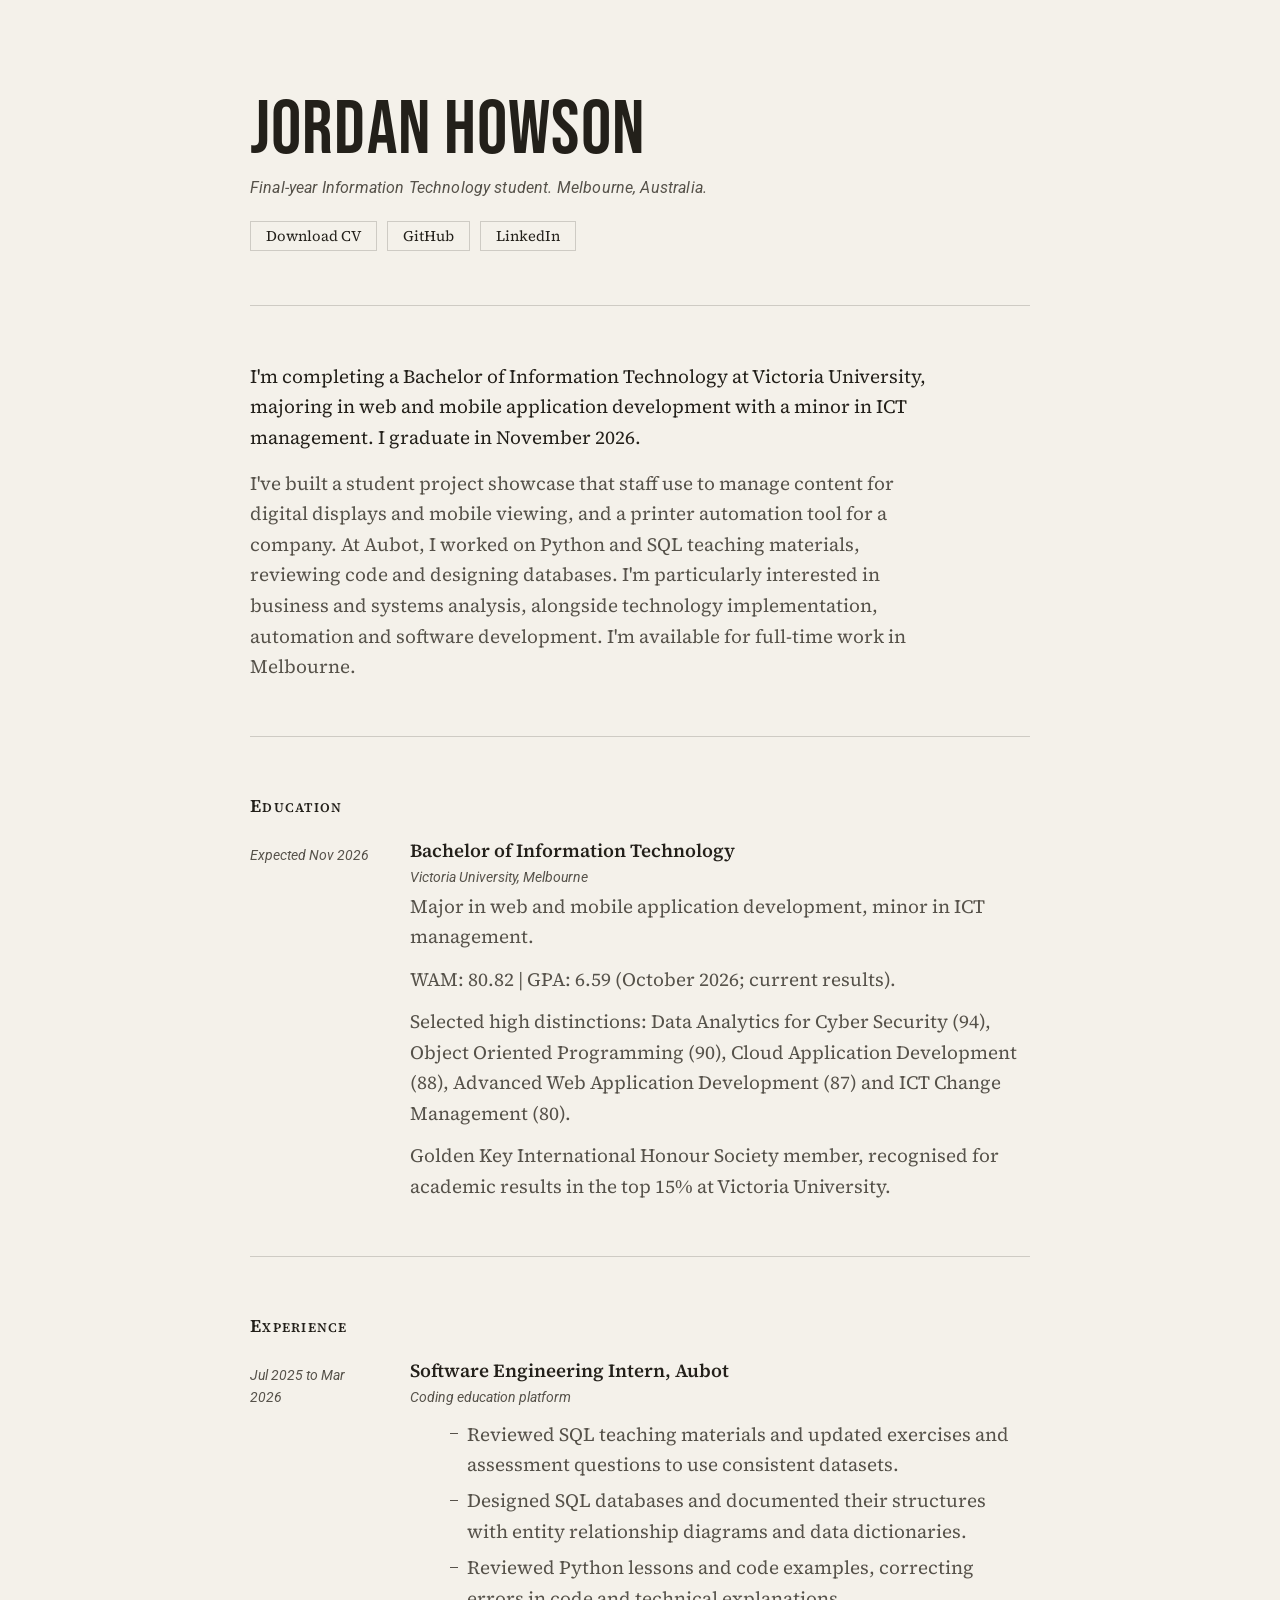
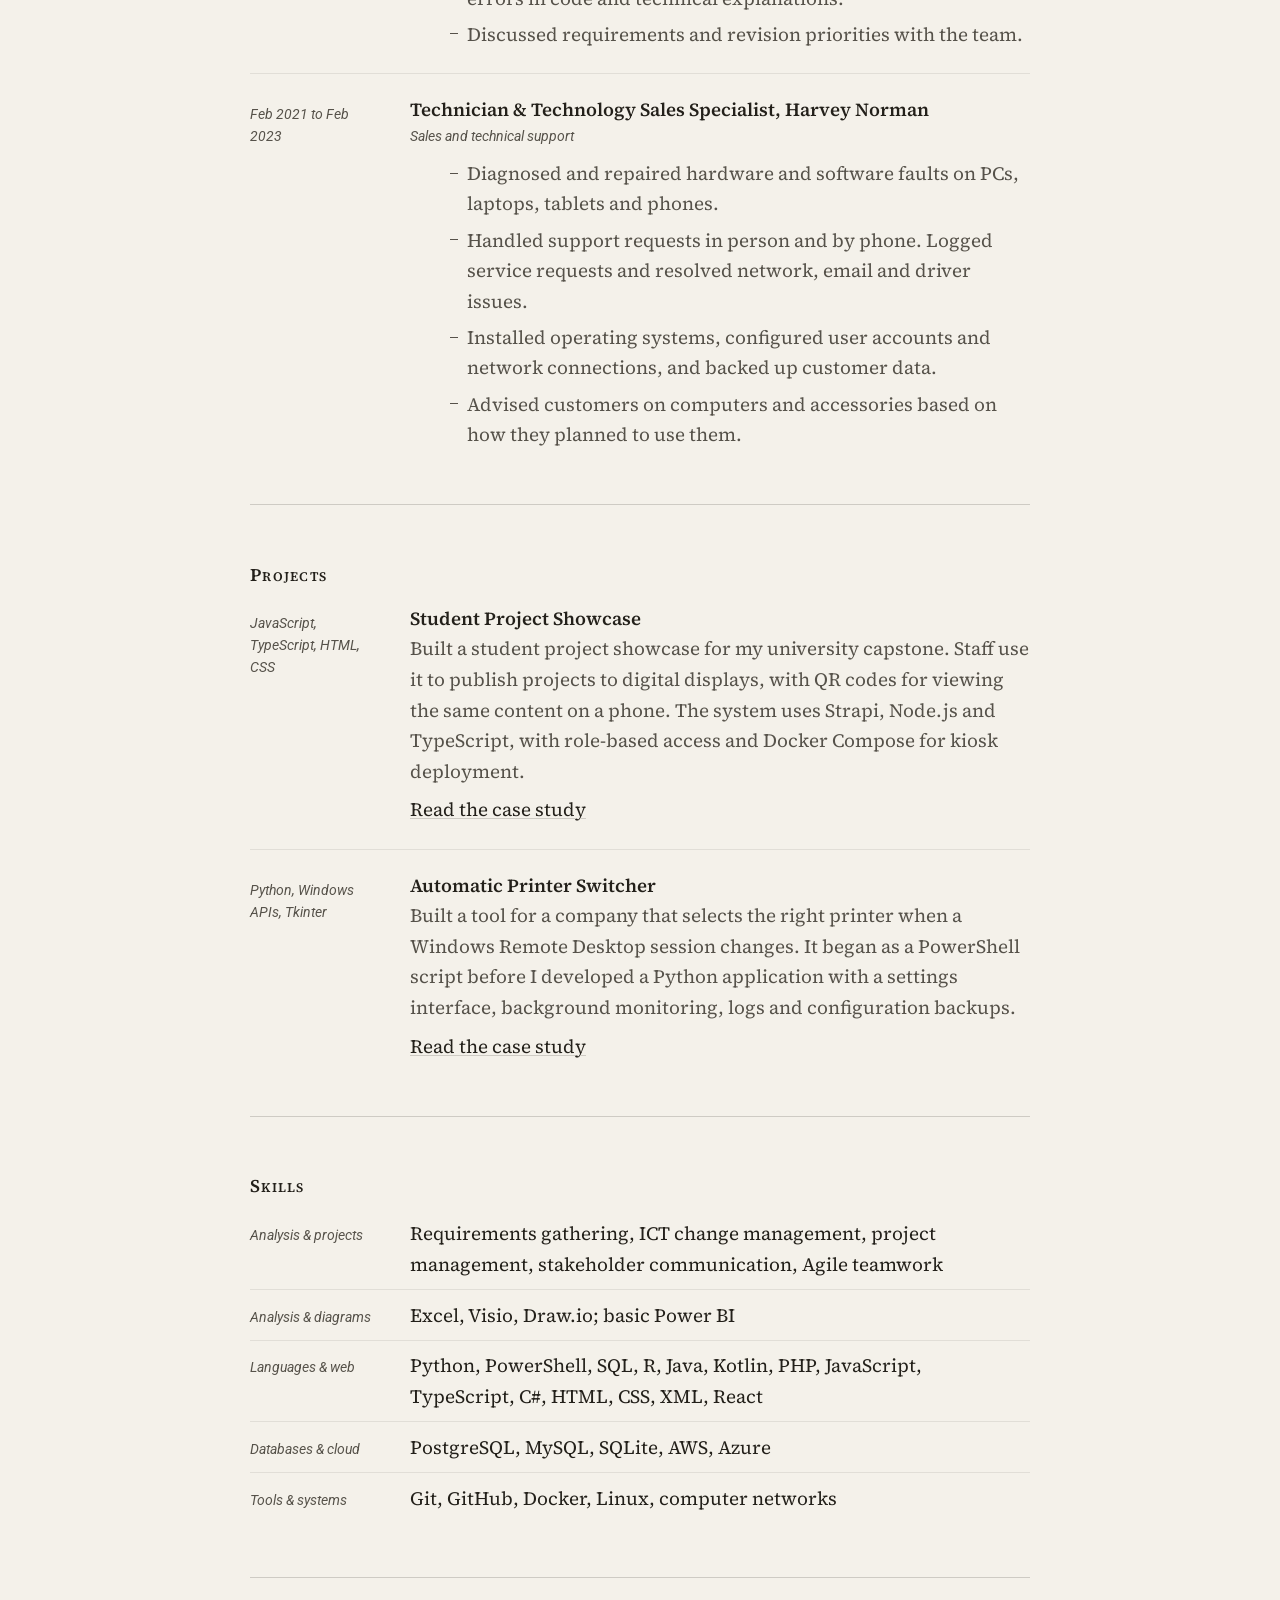
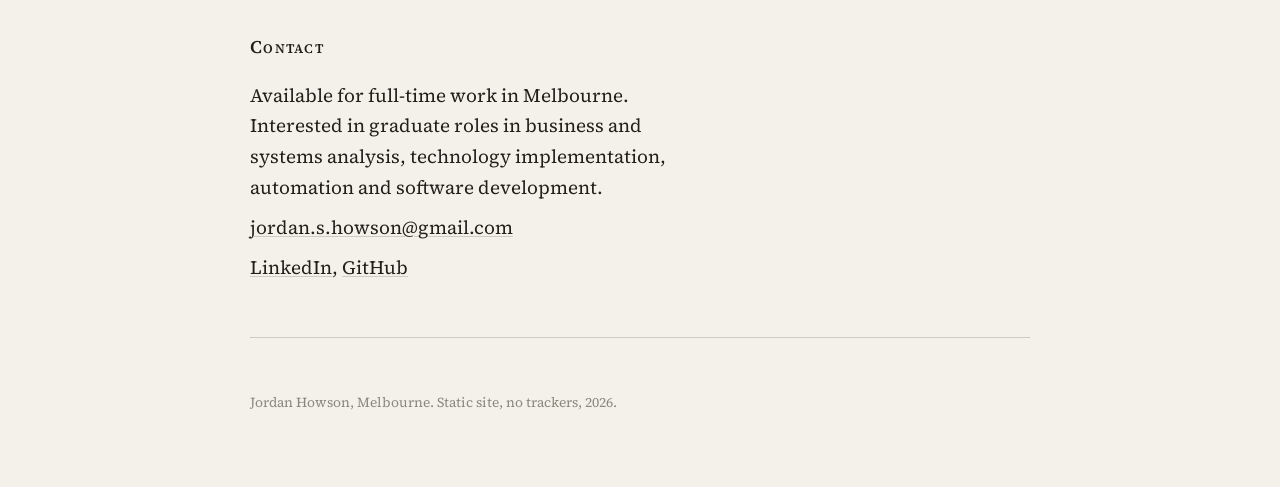
<file: index.html>
<!DOCTYPE html>
<html lang="en">
<head>
  <meta charset="UTF-8">
  <meta name="viewport" content="width=device-width, initial-scale=1">
  <title>Jordan Howson · Final-year Information Technology Student</title>
  <meta name="description" content="Jordan Howson, final-year information technology student in Melbourne, graduating November 2026.">
  <meta name="author" content="Jordan Howson">
  <meta name="color-scheme" content="light">
  <meta name="theme-color" content="#f4f1ea">

  <link rel="canonical" href="https://jordanhowson.com/">
  <meta property="og:type" content="website">
  <meta property="og:title" content="Jordan Howson · Final-year Information Technology Student">
  <meta property="og:description" content="Final-year information technology student in Melbourne, graduating November 2026.">
  <meta property="og:locale" content="en_AU">
  <meta property="og:url" content="https://jordanhowson.com/">
  <meta property="og:image" content="https://jordanhowson.com/assets/og.png?v=4">
  <meta property="og:image:width" content="1200">
  <meta property="og:image:height" content="630">
  <meta property="og:image:alt" content="Jordan Howson, Information Technology portfolio">
  <meta name="twitter:card" content="summary_large_image">
  <meta name="twitter:image" content="https://jordanhowson.com/assets/og.png?v=4">

  <link rel="icon" href="assets/favicon-32.png" sizes="32x32" type="image/png">
  <link rel="icon" href="assets/favicon-180.png" sizes="180x180" type="image/png">
  <link rel="apple-touch-icon" href="assets/favicon-180.png">

  <link rel="preload" href="assets/fonts/bebasneue.woff2" as="font" type="font/woff2" crossorigin>
  <link rel="preload" href="assets/fonts/sourceserif4-roman.woff2" as="font" type="font/woff2" crossorigin>
  <link rel="preload" href="assets/fonts/roboto-italic.woff2" as="font" type="font/woff2" crossorigin>
  <link rel="stylesheet" href="assets/css/styles.css">
</head>
<body>
  <a class="skip-link" href="#top">Skip to content</a>

  <nav class="nav" aria-label="Primary">
    <div class="nav-inner">
      <a class="nav-id" href="#top">Jordan Howson</a>
      <div class="nav-links" id="nav-menu">
        <a href="#about">About</a>
        <a href="#education">Education</a>
        <a href="#experience">Experience</a>
        <a href="#work">Projects</a>
        <a href="#skills">Skills</a>
        <a href="#contact">Contact</a>
      </div>
      <button class="nav-toggle" type="button" aria-label="Toggle navigation" aria-expanded="false" aria-controls="nav-menu"><span class="nav-toggle-bars"></span></button>
    </div>
  </nav>

  <main class="doc" id="top" tabindex="-1">

    <header>
      <h1 class="name">Jordan Howson</h1>
      <p class="role">Final-year Information Technology student. Melbourne, Australia.</p>
      <p class="print-contact"><a class="email" data-user="jordan.s.howson" data-domain="gmail.com">jordan.s.howson [at] gmail.com</a> <span aria-hidden="true">|</span> <a href="https://jordanhowson.com">jordanhowson.com</a> <span aria-hidden="true">|</span> <a href="https://www.linkedin.com/in/jordan-howson/">LinkedIn</a> <span aria-hidden="true">|</span> <a href="https://github.com/Jordan-Hn">GitHub</a></p>
      <p class="head-links">
        <a href="assets/jordan-howson-cv.pdf" download>Download CV</a>
        <a href="https://github.com/Jordan-Hn" target="_blank" rel="me noopener noreferrer">GitHub</a>
        <a href="https://www.linkedin.com/in/jordan-howson/" target="_blank" rel="me noopener noreferrer">LinkedIn</a>
      </p>
    </header>

    <section class="prose" id="about" aria-label="About">
      <p>I'm completing a Bachelor of Information Technology at Victoria University, majoring in web and mobile application development with a minor in ICT management. I graduate in November 2026.</p>
      <p class="web-only">I've built a student project showcase that staff use to manage content for digital displays and mobile viewing, and a printer automation tool for a company. At Aubot, I worked on Python and SQL teaching materials, reviewing code and designing databases. I'm particularly interested in business and systems analysis, alongside technology implementation, automation and software development. I'm available for full-time work in Melbourne.</p>
    </section>

    <section id="education">
      <h2>Education</h2>
      <div class="entry">
        <div class="entry-meta">Expected Nov 2026</div>
        <div class="entry-body">
          <h3>Bachelor of Information Technology</h3>
          <p class="entry-sub">Victoria University, Melbourne</p>
          <p class="entry-desc">Major in web and mobile application development, minor in ICT management.</p>
          <p class="hd">WAM: 80.82 | GPA: 6.59 (October 2026; current results).</p>
          <p class="hd">Selected high distinctions: Data Analytics for Cyber Security (94), Object Oriented Programming (90), Cloud Application Development (88), Advanced Web Application Development (87) and ICT Change Management (80).</p>
          <p class="hd">Golden Key International Honour Society member, recognised for academic results in the top 15% at Victoria University.</p>
        </div>
      </div>
    </section>

    <section id="experience">
      <h2>Experience</h2>

      <div class="entry">
        <div class="entry-meta">Jul 2025 to Mar 2026</div>
        <div class="entry-body">
          <h3>Software Engineering Intern, Aubot</h3>
          <p class="entry-sub">Coding education platform</p>
          <ul>
            <li>Reviewed SQL teaching materials and updated exercises and assessment questions to use consistent datasets.</li>
            <li>Designed SQL databases and documented their structures with entity relationship diagrams and data dictionaries.</li>
            <li>Reviewed Python lessons and code examples, correcting errors in code and technical explanations.</li>
            <li>Discussed requirements and revision priorities with the team.</li>
          </ul>
        </div>
      </div>

      <div class="entry">
        <div class="entry-meta">Feb 2021 to Feb 2023</div>
        <div class="entry-body">
          <h3>Technician &amp; Technology Sales Specialist, Harvey Norman</h3>
          <p class="entry-sub">Sales and technical support</p>
          <ul>
            <li>Diagnosed and repaired hardware and software faults on PCs, laptops, tablets and phones.</li>
            <li>Handled support requests in person and by phone. Logged service requests and resolved network, email and driver issues.</li>
            <li>Installed operating systems, configured user accounts and network connections, and backed up customer data.</li>
            <li>Advised customers on computers and accessories based on how they planned to use them.</li>
          </ul>
        </div>
      </div>
    </section>

    <section id="work">
      <h2>Projects</h2>

      <div class="entry">
        <div class="entry-meta">JavaScript, TypeScript, HTML, CSS</div>
        <div class="entry-body">
          <h3>Student Project Showcase</h3>
          <p class="entry-desc">Built a student project showcase for my university capstone. Staff use it to publish projects to digital displays, with QR codes for viewing the same content on a phone. The system uses Strapi, Node.js and TypeScript, with role-based access and Docker Compose for kiosk deployment.</p>
          <p class="entry-more"><a href="https://github.com/Jordan-Hn/project-showcase-system-case-study" target="_blank" rel="noopener noreferrer">Read the case study</a></p>
        </div>
      </div>

      <div class="entry">
        <div class="entry-meta">Python, Windows APIs, Tkinter</div>
        <div class="entry-body">
          <h3>Automatic Printer Switcher</h3>
          <p class="entry-desc">Built a tool for a company that selects the right printer when a Windows Remote Desktop session changes. It began as a PowerShell script before I developed a Python application with a settings interface, background monitoring, logs and configuration backups.</p>
          <p class="entry-more"><a href="https://github.com/Jordan-Hn/printer-system-showcase" target="_blank" rel="noopener noreferrer">Read the case study</a></p>
        </div>
      </div>
    </section>

    <section id="skills">
      <h2>Skills</h2>
      <dl class="skills">
        <div><dt>Analysis &amp; projects</dt><dd>Requirements gathering, ICT change management, project management, stakeholder communication, Agile teamwork</dd></div>
        <div><dt>Analysis &amp; diagrams</dt><dd>Excel, Visio, Draw.io; basic Power BI</dd></div>
        <div><dt>Languages &amp; web</dt><dd>Python, PowerShell, SQL, R, Java, Kotlin, PHP, JavaScript, TypeScript, C#, HTML, CSS, XML, React</dd></div>
        <div><dt>Databases &amp; cloud</dt><dd>PostgreSQL, MySQL, SQLite, AWS, Azure</dd></div>
        <div><dt>Tools &amp; systems</dt><dd>Git, GitHub, Docker, Linux, computer networks</dd></div>
      </dl>
    </section>

    <section id="contact">
      <h2>Contact</h2>
      <p class="contact-pitch">Available for full-time work in Melbourne. Interested in graduate roles in business and systems analysis, technology implementation, automation and software development.</p>
      <p class="contact-line"><a class="email" data-user="jordan.s.howson" data-domain="gmail.com">jordan.s.howson [at] gmail.com</a></p>
      <p class="contact-line"><a href="https://www.linkedin.com/in/jordan-howson/" target="_blank" rel="me noopener noreferrer">LinkedIn</a>, <a href="https://github.com/Jordan-Hn" target="_blank" rel="me noopener noreferrer">GitHub</a></p>
    </section>

    <p class="foot">Jordan Howson, Melbourne. Static site, no trackers, 2026.</p>

  </main>

  <script src="assets/js/main.js" defer></script>
</body>
</html>
</file>
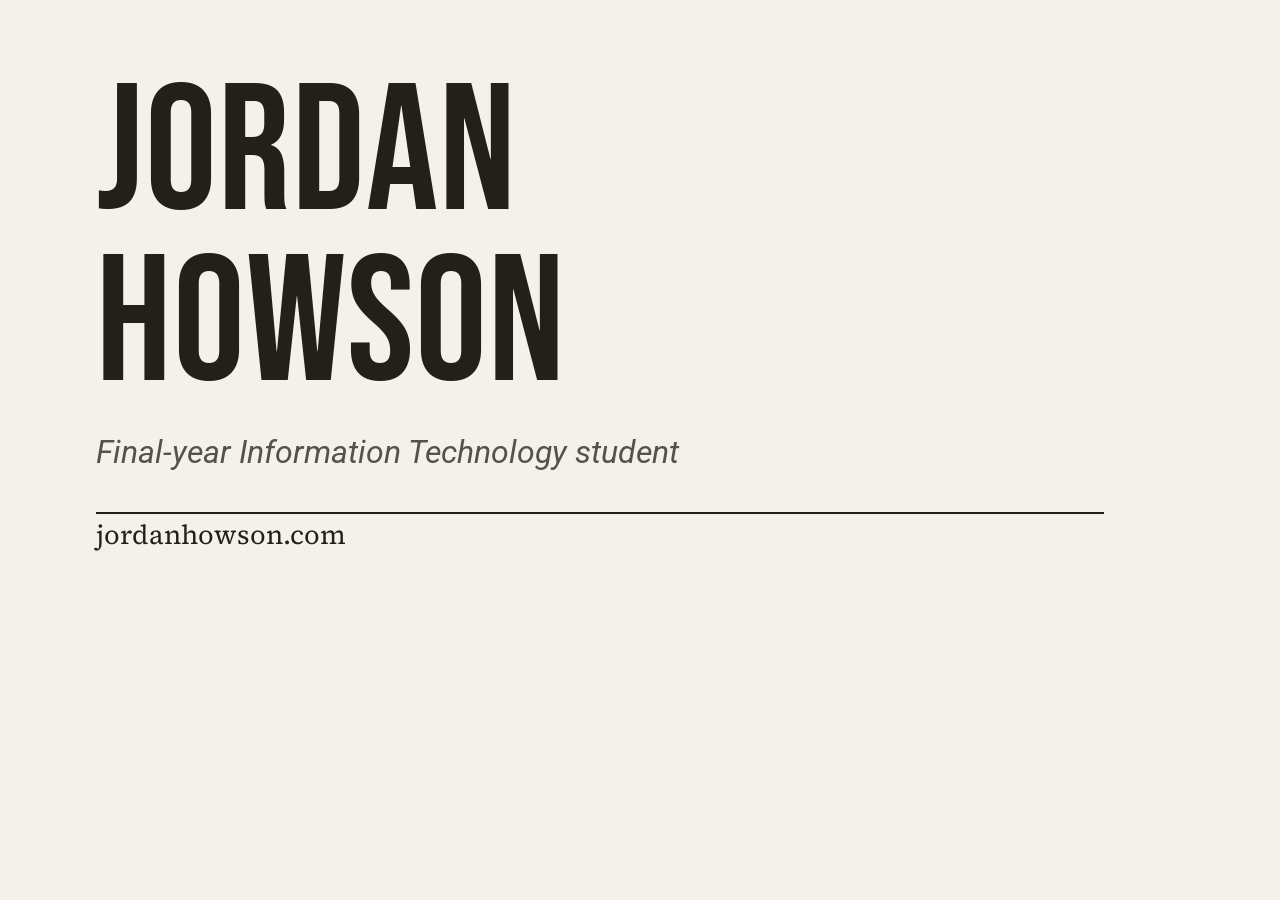
<file: scripts/social-card.html>
<!DOCTYPE html>
<html lang="en">
<head>
  <meta charset="UTF-8">
  <meta name="viewport" content="width=device-width, initial-scale=1">
  <meta name="robots" content="noindex">
  <title>Jordan Howson social preview</title>
  <link rel="stylesheet" href="social-card.css">
</head>
<body>
  <main>
    <h1>Jordan<br>Howson</h1>
    <p class="role">Final-year Information Technology student</p>
    <p class="address">jordanhowson.com</p>
  </main>
</body>
</html>
</file>
<file: assets/css/styles.css>
/* ============================================================
   Jordan Howson · Portfolio
   Typeset document. Warm paper, ink, self-hosted fonts.
   Hand-built, dependency-free, no third-party requests.
   ============================================================ */

/* ---- Fonts (self-hosted, latin subset) ---- */
@font-face {
  font-family: "Bebas Neue"; font-style: normal; font-weight: 400; font-display: swap;
  src: url("../fonts/bebasneue.woff2") format("woff2");
}
@font-face {
  font-family: "Source Serif 4"; font-style: normal; font-weight: 400 600; font-display: swap;
  src: url("../fonts/sourceserif4-roman.woff2") format("woff2");
}
@font-face {
  font-family: "Roboto"; font-style: italic; font-weight: 400; font-display: swap;
  src: url("../fonts/roboto-italic.woff2") format("woff2");
}

/* ---- Tokens ---- */
:root{
  --paper:#f4f1ea;
  --ink:#23201a;
  --ink-2:#56524a;
  --faint:#8b887e;
  --rule:rgba(35,32,26,0.18);
  --rule-soft:rgba(35,32,26,0.09);

  --display:"Bebas Neue","Arial Narrow",sans-serif;
  --serif:"Source Serif 4",Georgia,"Times New Roman",serif;
  --sans:"Roboto",Arial,sans-serif;
  --doc:868px;
  --pad:clamp(1.4rem,6vw,2.75rem);
  --gap:clamp(2.4rem,5vw,3.4rem);
}

*,*::before,*::after{box-sizing:border-box;}
*{margin:0;}
html{-webkit-text-size-adjust:100%;scroll-behavior:smooth;scroll-padding-top:64px;}
@media(prefers-reduced-motion:reduce){html{scroll-behavior:auto;}}
body{
  background:var(--paper);
  color:var(--ink);
  font-family:var(--serif);
  font-size:clamp(1.05rem,calc(1rem + 0.3vw),1.18rem);
  line-height:1.62;
  font-feature-settings:"onum" 1,"kern" 1;
  -webkit-font-smoothing:antialiased;
  text-rendering:optimizeLegibility;
}
a{
  color:inherit;text-decoration:underline;
  text-underline-offset:2px;text-decoration-thickness:1px;
  text-decoration-color:var(--rule);
}
a:hover{text-decoration-color:var(--ink);}
a:focus-visible,button:focus-visible{outline:2px solid var(--ink);outline-offset:4px;}
.skip-link{position:fixed;top:0.75rem;left:0.75rem;z-index:20;padding:0.5rem 0.8rem;background:var(--paper);border:1px solid var(--ink);transform:translateY(-200%);}
.skip-link:focus{transform:none;}
::selection{background:var(--ink);color:var(--paper);}

/* nav */
.nav{
  position:fixed;top:0;left:0;right:0;z-index:10;
  background:var(--paper);border-bottom:1px solid var(--rule);
  opacity:0;transform:translateY(-100%);pointer-events:none;
  transition:opacity 0.45s ease, transform 0.45s cubic-bezier(0.22,1,0.36,1);
}
.nav.is-shown,.nav:focus-within{opacity:1;transform:translateY(0);pointer-events:auto;}
@media(prefers-reduced-motion:reduce){
  .nav{transform:none;transition:none;}
}
.nav-inner{
  position:relative;
  max-width:var(--doc);margin-inline:auto;padding-inline:var(--pad);
  height:52px;display:flex;align-items:center;justify-content:space-between;gap:1rem;
}
.nav-id{
  font-family:var(--display);font-weight:400;
  font-size:1.4rem;letter-spacing:0.03em;line-height:1;
  text-decoration:none;color:var(--ink);
}

/* section links: a dropdown panel on mobile, an inline row from 640px up */
.nav-links{
  position:absolute;left:0;right:0;top:100%;
  display:none;flex-direction:column;align-items:stretch;
  background:var(--paper);border-bottom:1px solid var(--rule);
  padding:0.25rem var(--pad) 0.85rem;font-size:1.05rem;
}
.nav-links.is-open{display:flex;}
.nav-links a{
  color:var(--ink-2);text-decoration:none;
  padding-block:0.72rem;border-top:1px solid var(--rule-soft);
}
.nav-links a:first-child{border-top:0;}
.nav-links a:hover{color:var(--ink);}

/* hamburger */
.nav-toggle{
  display:flex;align-items:center;justify-content:center;
  width:40px;height:40px;background:none;border:0;cursor:pointer;color:var(--ink);
}
.nav-toggle-bars,.nav-toggle-bars::before,.nav-toggle-bars::after{
  content:"";display:block;width:22px;height:2px;background:var(--ink);
  transition:transform 0.25s ease, opacity 0.2s ease;
}
.nav-toggle-bars{position:relative;}
.nav-toggle-bars::before{position:absolute;left:0;top:-7px;}
.nav-toggle-bars::after{position:absolute;left:0;top:7px;}
.nav-toggle[aria-expanded="true"] .nav-toggle-bars{background:transparent;}
.nav-toggle[aria-expanded="true"] .nav-toggle-bars::before{transform:translateY(7px) rotate(45deg);}
.nav-toggle[aria-expanded="true"] .nav-toggle-bars::after{transform:translateY(-7px) rotate(-45deg);}

@media(min-width:640px){
  .nav-links{
    position:static;display:flex;flex-direction:row;align-items:center;gap:1.5rem;
    background:none;border:0;padding:0;font-size:0.95rem;
  }
  .nav-links a{padding-block:0;border-top:0;}
  .nav-toggle{display:none;}
}
@media(prefers-reduced-motion:reduce){
  .nav-toggle-bars,.nav-toggle-bars::before,.nav-toggle-bars::after{transition:none;}
}

.doc{
  max-width:var(--doc);margin-inline:auto;
  padding:clamp(3rem,9vw,6rem) var(--pad) clamp(3rem,6vw,4.5rem);
}

/* letterhead */
.name{
  font-family:var(--display);font-weight:400;
  font-size:clamp(3rem,11vw,4.75rem);line-height:0.92;letter-spacing:0.015em;
  color:var(--ink);
}
.role{margin-top:0.55rem;font-family:var(--sans);font-style:italic;color:var(--ink-2);font-size:0.98rem;letter-spacing:0.01em;}
.head-links{margin-top:1.3rem;display:flex;flex-wrap:wrap;gap:0.6rem;}
.head-links a{
  font-size:0.92rem;color:var(--ink);text-decoration:none;
  border:1px solid var(--rule);padding:0.42rem 0.95rem;line-height:1;white-space:nowrap;
}
.head-links a:hover{border-color:var(--ink);}

/* sections */
section{
  margin-top:var(--gap);
  padding-top:var(--gap);
  border-top:1px solid var(--rule);
}
h2{
  font-family:var(--serif);font-weight:600;
  font-variant:small-caps;letter-spacing:0.07em;
  font-size:1.12rem;color:var(--ink);margin-bottom:1.15rem;
}
p+p{margin-top:0.95rem;}
.prose p{color:var(--ink-2);max-width:70ch;}
.prose p:first-child{color:var(--ink);}

/* entries (experience, work) */
.entry{display:grid;grid-template-columns:1fr;gap:0.3rem;}
.entry+.entry{margin-top:1.5rem;padding-top:1.5rem;border-top:1px solid var(--rule-soft);}
.entry-meta{font-family:var(--sans);font-style:italic;color:var(--ink-2);font-size:0.86rem;padding-top:0.3rem;}
.entry-body h3{font-size:1.16rem;font-weight:600;line-height:1.3;}
.entry-sub{font-family:var(--sans);font-style:italic;color:var(--ink-2);font-size:0.86rem;margin-top:0.18rem;}
.entry ul{list-style:none;margin-top:0.65rem;}
.entry li{position:relative;padding-left:1.05rem;color:var(--ink-2);max-width:62ch;}
.entry li+li{margin-top:0.35rem;}
.entry li::before{content:"";position:absolute;left:0;top:0.78em;width:0.5rem;height:1px;background:var(--ink-2);}
.entry-desc{color:var(--ink-2);max-width:62ch;margin-top:0.15rem;}
.entry-more{margin-top:0.5rem;}
@media(min-width:620px){
  .entry{grid-template-columns:128px 1fr;gap:2rem;}
}

/* skills */
.skills{margin-top:0.4rem;}
.skills div{display:grid;grid-template-columns:1fr;gap:0.1rem;padding-block:0.6rem;border-top:1px solid var(--rule-soft);}
.skills div:first-child{border-top:none;padding-top:0;}
.skills dt{font-family:var(--sans);font-style:italic;color:var(--ink-2);font-size:0.86rem;}
.skills dd{color:var(--ink);}
@media(min-width:620px){
  .skills div{grid-template-columns:128px 1fr;gap:2rem;align-items:baseline;}
}

.hd{color:var(--ink-2);margin-top:0.75rem;}
.contact-pitch{color:var(--ink);max-width:46ch;}
.contact-line{margin-top:0.6rem;}

.foot{
  margin-top:var(--gap);padding-top:var(--gap);
  border-top:1px solid var(--rule);
  font-size:0.86rem;color:var(--faint);
}
.print-contact{display:none;}

/* ---- 404 ---- */
.notfound{
  min-height:100svh;display:grid;place-content:center;justify-items:start;gap:1rem;
  max-width:var(--doc);margin-inline:auto;padding:4rem var(--pad);
}
.notfound-code{font-family:var(--sans);font-style:italic;color:var(--ink-2);font-size:0.95rem;}
.notfound-title{
  font-family:var(--display);font-weight:400;letter-spacing:0.01em;
  font-size:clamp(4rem,18vw,9rem);line-height:0.9;color:var(--ink);
}
.notfound-text{color:var(--ink-2);max-width:42ch;}
.notfound-back{margin-top:0.4rem;}

/* print / source for assets/jordan-howson-cv.pdf (keeps the design) */
@page{size:A4;margin:0;}
@media print{
  body{-webkit-print-color-adjust:exact;print-color-adjust:exact;font-size:10pt;line-height:1.45;}
  .doc{max-width:none;padding:12mm 14mm;}
  .nav,.skip-link,.foot,#contact,.head-links,.web-only{display:none;}
  .name{font-size:25pt;}
  .role{font-size:9.5pt;margin-top:5pt;}
  .print-contact{display:block;font-size:9pt;margin-top:7pt;}
  .print-contact a{text-decoration:none;}
  .print-contact span{padding-inline:5pt;color:var(--ink-2);}
  .entry-sub,.skills dt{font-size:8.5pt;}
  .entry-meta{font-size:9pt;}

  /* one consistent scale: section > entry > heading > paragraph */
  section{margin-top:12pt;padding-top:12pt;}
  /* The second page starts with projects and repeats the top inset. */
  #work{break-before:page;margin-top:0;padding-top:12mm;border-top:0;}
  h2{margin-bottom:9pt;break-after:avoid;}
  p+p{margin-top:8pt;}
  .entry+.entry{margin-top:12pt;padding-top:12pt;}
  .entry,.skills div{break-inside:avoid;}
  .entry-body h3{font-size:11pt;}
  .entry-sub{margin-top:2pt;}
  .entry ul{margin-top:8pt;padding-left:0;}
  .entry li+li{margin-top:4pt;}
  .entry-desc{margin-top:2pt;}
  .entry-more{margin-top:6pt;}
  .skills div{padding-block:7.5pt;}
  .hd{margin-top:6pt;}
  .contact-line{margin-top:9pt;}
}
</file>
<file: scripts/social-card.css>
@font-face{font-family:"Bebas Neue";src:url("../assets/fonts/bebasneue.woff2") format("woff2");font-weight:400;}
@font-face{font-family:"Roboto";src:url("../assets/fonts/roboto-italic.woff2") format("woff2");font-style:italic;font-weight:400;}
@font-face{font-family:"Source Serif 4";src:url("../assets/fonts/sourceserif4-roman.woff2") format("woff2");font-weight:400 600;}
*{box-sizing:border-box;margin:0;}
body{width:1200px;height:630px;background:#f4f1ea;color:#23201a;}
main{padding:70px 96px;}
h1{font-family:"Bebas Neue",sans-serif;font-size:180px;line-height:0.95;font-weight:400;letter-spacing:1px;}
.role{margin-top:20px;font-family:"Roboto",sans-serif;font-style:italic;font-size:32px;line-height:1.3;color:#56524a;}
.address{margin-top:38px;padding-top:2px;border-top:2px solid #23201a;font-family:"Source Serif 4",serif;font-size:27px;}
</file>
